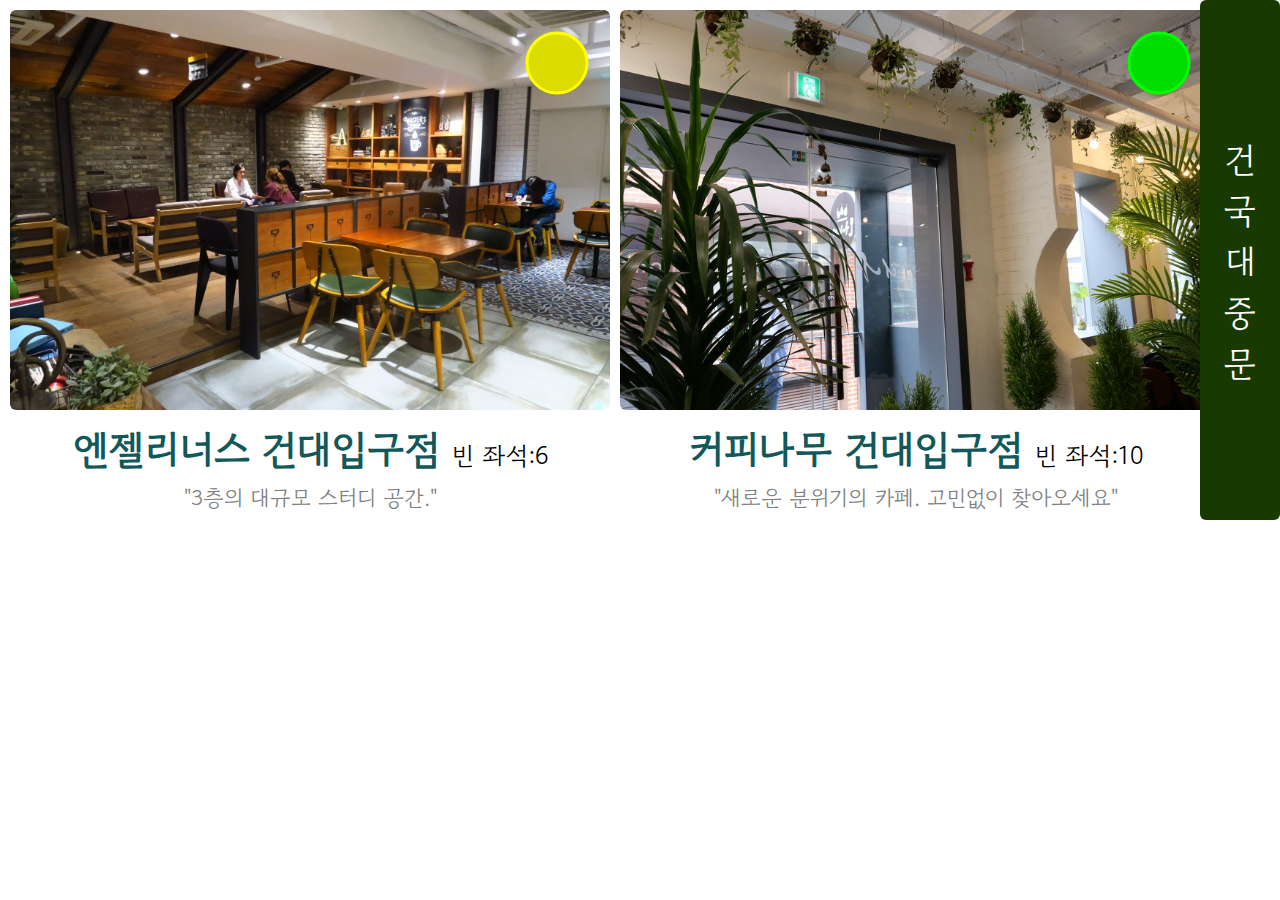
<file: kuMain.1.0.0.html>
<!DOCTYPE html>
<html>
<head>
	<meta charset="utf-8">
	<script src="jquery.js"></script>
	<script type="text/javascript">
		var scroll;

		function startScroll(interval) {
   			scroll = setInterval("autoScroll()", interval);	
		}

		function stopScroll(){
			clearInterval(scroll);
		}

		function autoScroll() {
		    window.scrollBy(2,0); // 10픽셀 위로 스크롤
		}
	</script>

	<link rel="stylesheet" type="text/css" href="townMain.css">

	<style type="text/css">
		#nameTown{
			background-color: rgb(24, 58, 0);
		}
	</style>
</head>
<!-- onload="startScroll(40)" onmouseover="stopScroll()" onmouseout="startScroll(40)" -->

<body style= "overflow-x:auto; overflow-y:hidden">
	
	<div id="nameTown">
		건<br/>국<br/>대<br/>중<br/>문
	</div>

	<div class="container">


    <div class="mainInfo">
			<a href="sub.1.0.0.html" title="엔젤의 세부정보" target="self">
				<img src="./엔젤리너스 건입점/대표 이미지.jfif" alt="엔젤 이미지">
				<div class="Info"><span class="title">엔젤리너스 건대입구점 </span>빈 좌석:6<br/><span class="Ad1">"3층의 대규모 스터디 공간."</span></div>
			</a>
			<svg>
				<circle cx="33" cy="33" r="30" 
				fill="rgb(220,220,0)" stroke="rgb(255,255,0)" stroke-width="3"/>
			</svg>
		</div>

		<div class="mainInfo">
			<a href="sub.1.0.0.html" title="커피나무의 세부정보" target="self">
				<img src="./커피나무 건입점/대표 이미지.PNG" alt="커피나무 대표 이미지">
				<div class="Info"><span class="title">커피나무 건대입구점 </span>빈 좌석:10<br/><span class="Ad1">"새로운 분위기의 카페. 고민없이 찾아오세요"</span></div>
			</a>
			<svg>
				<circle cx="33" cy="33" r="30" 
				fill="rgb(0,220,0)" stroke="rgb(0,255,0)" stroke-width="3"/>
			</svg>
		</div>

		<div id="pointBlock"></div>
	</div>

	<script type="text/javascript">
	</script>
</body>
</html>
</file>
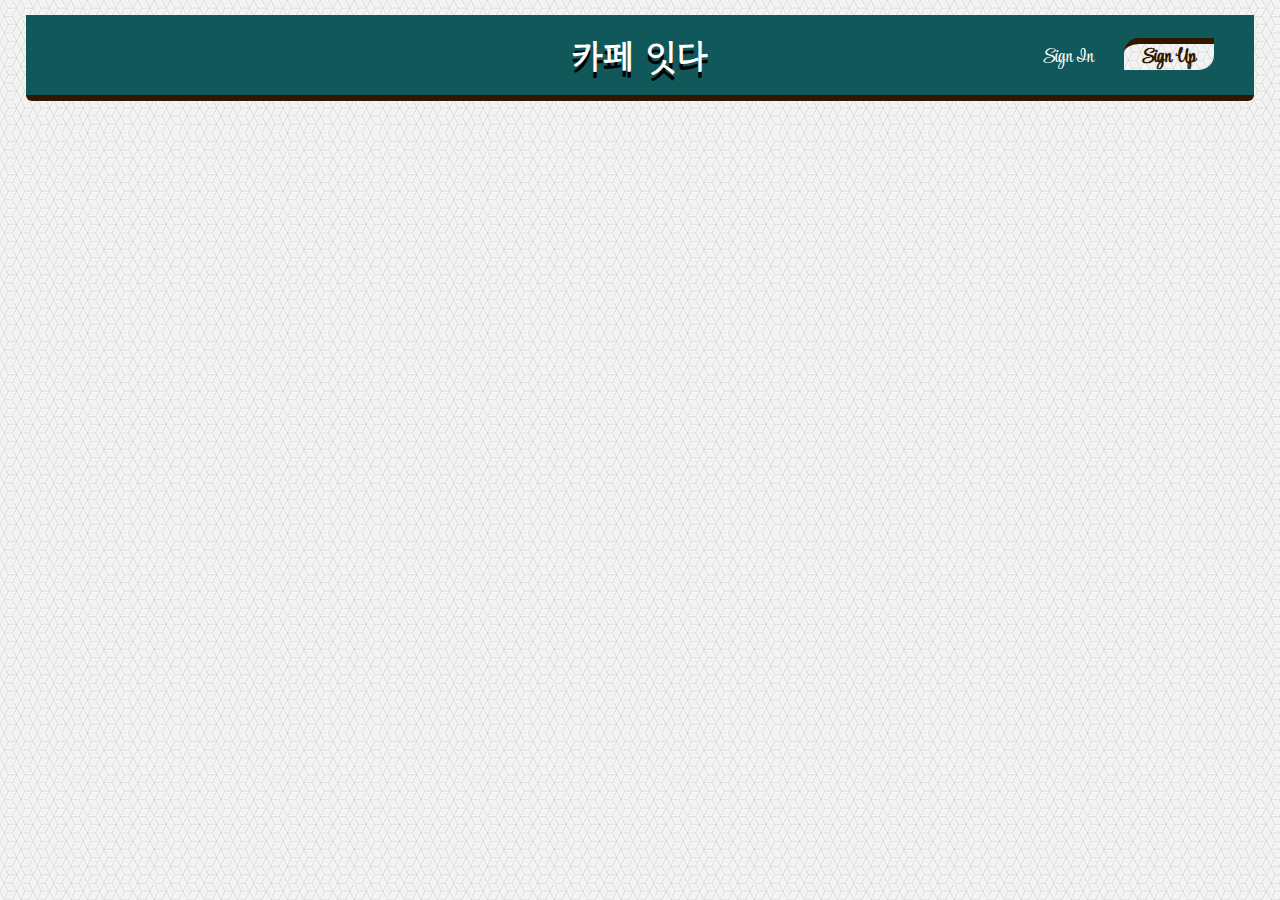
<file: sign up.1.0.0.html>
<!DOCTYPE html>
<html>
  <head>
    <meta name="viewport" content="width=device-width, initial-scale=1.0" />
    <title>카페 잇다</title>
    <link rel="icon" type="image/png" sizes="16x16" href="a_TrT_icon.ico" />
    <link rel="stylesheet" href="./fontello/css/fontello.css" />
    <link rel="stylesheet" type="text/css" href="index.css" />
    <link rel="stylesheet" type="text/css" href="sign up.css" />
    <script src="jquery.js"></script>
  </head>

  <body style="overflow-x: auto; overflow-y: auto">
    <div id="logo">
      <div id="logoLine"></div>
      <a href="index.html" title="카페의 좌석확인을 실시간으로-" target="self">
        <div id="nameLogo">&nbsp;&nbsp;카페 잇다&nbsp;&nbsp;</div>
      </a>
      <a href="sign in.html" title="카페 잇다 sign in" target="self">
        <div id="signIn">Sign In</div>
      </a>
      <div id="signUp">Sign Up</div>
    </div>

    <script>
      var lastScrollTop = 0;
      $(window).scroll(function () {
        var st = $(this).scrollTop();
        if (st > lastScrollTop) {
        } else {
        }
        lastScrollTop = st;
      });
    </script>
  </body>
</html>
</file>
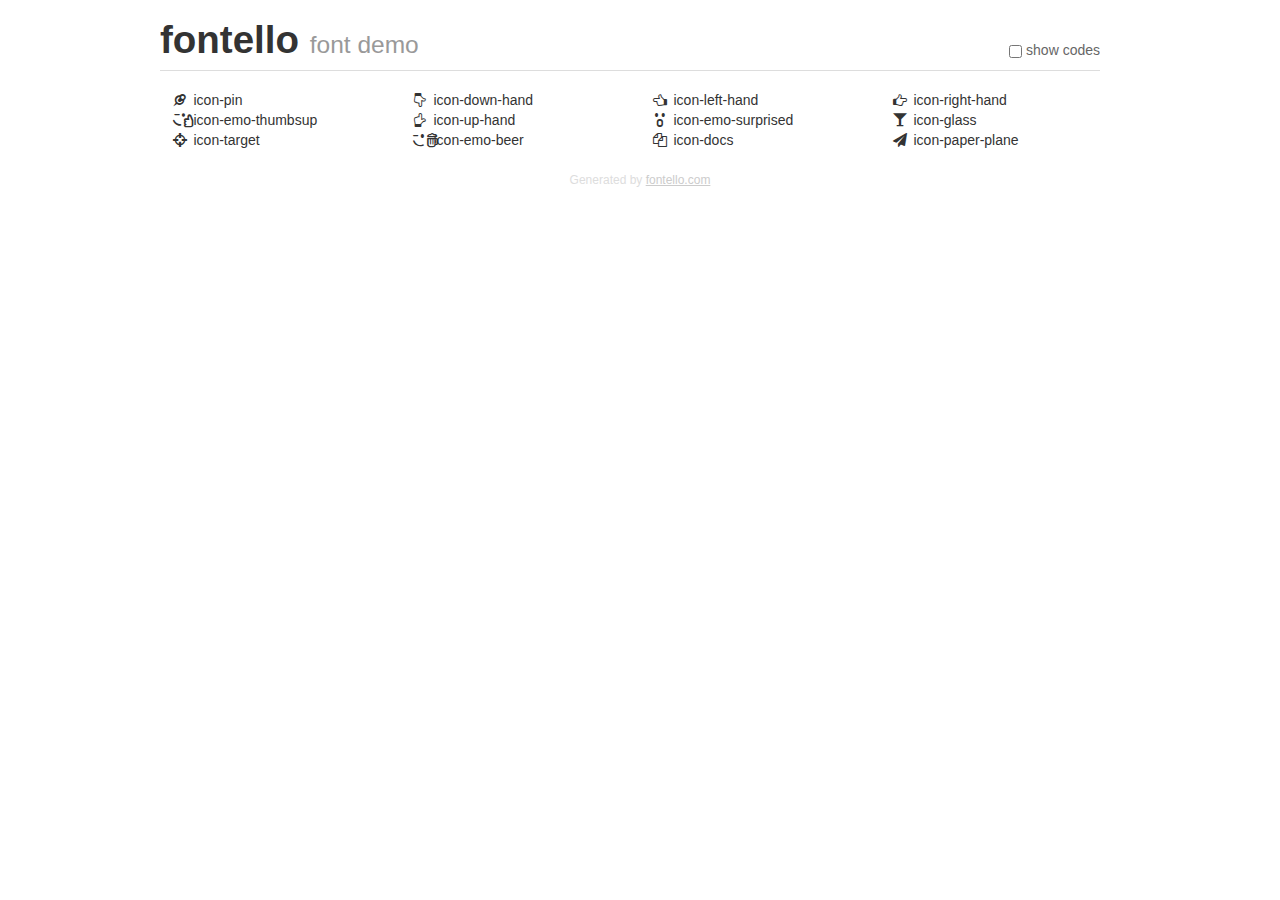
<file: fontello/demo.html>
<!DOCTYPE html>
<html>
  <head>
  <!--[if lt IE 9]><script language="javascript" type="text/javascript" src="//html5shim.googlecode.com/svn/trunk/html5.js"></script><![endif]-->
  <meta charset="UTF-8">
  <style>
    html {
      font-size: 100%;
      -webkit-text-size-adjust: 100%;
      -ms-text-size-adjust: 100%;
    }
    a:focus {
      outline: thin dotted #333;
      outline: 5px auto -webkit-focus-ring-color;
      outline-offset: -2px;
    }
    a:hover,
    a:active {
      outline: 0;
    }
    input {
      margin: 0;
      font-size: 100%;
      vertical-align: middle;
      *overflow: visible;
      line-height: normal;
    }
    input::-moz-focus-inner {
      padding: 0;
      border: 0;
    }
    body {
      margin: 0;
      font-family: "Helvetica Neue", Helvetica, Arial, sans-serif;
      font-size: 14px;
      line-height: 20px;
      color: #333;
      background-color: #fff;
    }
    a {
      color: #08c;
      text-decoration: none;
    }
    a:hover {
      color: #005580;
      text-decoration: underline;
    }
    .row {
      margin-left: -20px;
      *zoom: 1;
    }
    .row:before,
    .row:after {
      display: table;
      content: "";
      line-height: 0;
    }
    .row:after {
      clear: both;
    }
    .span3 {
      float: left;
      min-height: 1px;
      margin-left: 20px;
      width: 220px;
    }
    .container {
      width: 940px;
      margin-right: auto;
      margin-left: auto;
      *zoom: 1;
    }
    .container:before,
    .container:after {
      display: table;
      content: "";
      line-height: 0;
    }
    .container:after {
      clear: both;
    }
    small {
      font-size: 85%;
    }
    h1 {
      margin: 10px 0;
      font-family: inherit;
      font-weight: bold;
      line-height: 20px;
      color: inherit;
      text-rendering: optimizelegibility;
      line-height: 40px;
      font-size: 38.5px;
    }
    h1 small {
      font-weight: normal;
      line-height: 1;
      color: #999;
      font-size: 24.5px;
    }

    body {
      margin-top: 90px;
    }
    .header {
      position: fixed;
      top: 0;
      left: 50%;
      margin-left: -480px;
      background-color: #fff;
      border-bottom: 1px solid #ddd;
      padding-top: 10px;
      z-index: 10;
    }
    .footer {
      color: #ddd;
      font-size: 12px;
      text-align: center;
      margin-top: 20px;
    }
    .footer a {
      color: #ccc;
      text-decoration: underline;
    }
    .the-icons {
      font-size: 14px;
      line-height: 24px;
    }
    .switch {
      position: absolute;
      right: 0;
      bottom: 10px;
      color: #666;
    }
    .switch input {
      margin-right: 0.3em;
    }
    .codesOn .i-name {
      display: none;
    }
    .codesOn .i-code {
      display: inline;
    }
    .i-code {
      display: none;
    }
    @font-face {
      font-family: 'fontello';
      src: url('./font/fontello.eot?31810214');
      src: url('./font/fontello.eot?31810214#iefix') format('embedded-opentype'),
           url('./font/fontello.woff?31810214') format('woff'),
           url('./font/fontello.ttf?31810214') format('truetype'),
           url('./font/fontello.svg?31810214#fontello') format('svg');
      font-weight: normal;
      font-style: normal;
    }
    .demo-icon {
      font-family: "fontello";
      font-style: normal;
      font-weight: normal;
      speak: never;
     
      display: inline-block;
      text-decoration: inherit;
      width: 1em;
      margin-right: .2em;
      text-align: center;
      /* opacity: .8; */
     
      /* For safety - reset parent styles, that can break glyph codes*/
      font-variant: normal;
      text-transform: none;
     
      /* fix buttons height, for twitter bootstrap */
      line-height: 1em;
     
      /* Animation center compensation - margins should be symmetric */
      /* remove if not needed */
      margin-left: .2em;
     
      /* You can be more comfortable with increased icons size */
      /* font-size: 120%; */
     
      /* Font smoothing. That was taken from TWBS */
      -webkit-font-smoothing: antialiased;
      -moz-osx-font-smoothing: grayscale;
     
      /* Uncomment for 3D effect */
      /* text-shadow: 1px 1px 1px rgba(127, 127, 127, 0.3); */
    }
    </style>
    <link rel="stylesheet" href="css/animation.css"><!--[if IE 7]><link rel="stylesheet" href="css/" + font.fontname + "-ie7.css"><![endif]-->
    <script>
      function toggleCodes(on) {
        var obj = document.getElementById('icons');
      
        if (on) {
          obj.className += ' codesOn';
        } else {
          obj.className = obj.className.replace(' codesOn', '');
        }
      }
    </script>
  </head>
  <body>
    <div class="container header">
      <h1>fontello <small>font demo</small></h1>
      <label class="switch">
        <input type="checkbox" onclick="toggleCodes(this.checked)">show codes
      </label>
    </div>
    <div class="container" id="icons">
      <div class="row">
        <div class="span3" title="Code: 0xe800">
          <i class="demo-icon icon-pin">&#xe800;</i> <span class="i-name">icon-pin</span><span class="i-code">0xe800</span>
        </div>
        <div class="span3" title="Code: 0xe801">
          <i class="demo-icon icon-down-hand">&#xe801;</i> <span class="i-name">icon-down-hand</span><span class="i-code">0xe801</span>
        </div>
        <div class="span3" title="Code: 0xe802">
          <i class="demo-icon icon-left-hand">&#xe802;</i> <span class="i-name">icon-left-hand</span><span class="i-code">0xe802</span>
        </div>
        <div class="span3" title="Code: 0xe803">
          <i class="demo-icon icon-right-hand">&#xe803;</i> <span class="i-name">icon-right-hand</span><span class="i-code">0xe803</span>
        </div>
      </div>
      <div class="row">
        <div class="span3" title="Code: 0xe804">
          <i class="demo-icon icon-emo-thumbsup">&#xe804;</i> <span class="i-name">icon-emo-thumbsup</span><span class="i-code">0xe804</span>
        </div>
        <div class="span3" title="Code: 0xe805">
          <i class="demo-icon icon-up-hand">&#xe805;</i> <span class="i-name">icon-up-hand</span><span class="i-code">0xe805</span>
        </div>
        <div class="span3" title="Code: 0xe806">
          <i class="demo-icon icon-emo-surprised">&#xe806;</i> <span class="i-name">icon-emo-surprised</span><span class="i-code">0xe806</span>
        </div>
        <div class="span3" title="Code: 0xe807">
          <i class="demo-icon icon-glass">&#xe807;</i> <span class="i-name">icon-glass</span><span class="i-code">0xe807</span>
        </div>
      </div>
      <div class="row">
        <div class="span3" title="Code: 0xe808">
          <i class="demo-icon icon-target">&#xe808;</i> <span class="i-name">icon-target</span><span class="i-code">0xe808</span>
        </div>
        <div class="span3" title="Code: 0xe80b">
          <i class="demo-icon icon-emo-beer">&#xe80b;</i> <span class="i-name">icon-emo-beer</span><span class="i-code">0xe80b</span>
        </div>
        <div class="span3" title="Code: 0xf0c5">
          <i class="demo-icon icon-docs">&#xf0c5;</i> <span class="i-name">icon-docs</span><span class="i-code">0xf0c5</span>
        </div>
        <div class="span3" title="Code: 0xf1d8">
          <i class="demo-icon icon-paper-plane">&#xf1d8;</i> <span class="i-name">icon-paper-plane</span><span class="i-code">0xf1d8</span>
        </div>
      </div>
    <div class="container footer">Generated by <a href="https://fontello.com">fontello.com</a></div>
  </body>
</html>
</file>
<file: townMain.css>
@import url('https://fonts.googleapis.com/css2?family=Gowun+Dodum&display=swap');
		
		*{
			font-family: 'Gowun Dodum', sans-serif;
			text-align: center;
			margin: 0px;
			border-radius: 6px;
		}

		body{
		}

		::-webkit-scrollbar { 
			width: 10px;
			height: 10px;
		 }
		 
		 ::-webkit-scrollbar-thumb { 
			background-color: rgba(150,150,150,1.0);
			border-radius: 3px;
			background-clip: padding-box;
			border: 2px solid transparent;
		 } 
		 
		 ::-webkit-scrollbar-track { 
			display: none;
		 }

		#nameTown{

			display: flex;
      align-items: center;
      justify-content: center;

			color: white;

			position: fixed;
			z-index: 10;

			height: 520px;
			width: 80px;

			top: 0x;
			right: 0px;

			font-size: 35px;
		}
		
		.container{
			display: flex;

			position: absolute;

			top: 10px;
			left: 0px ;
		}

		img{
			background-color: white;
			height: 400px;
		}

		.mainInfo{
			position: relative;
			height: 500px;
			margin-left: 10px;
		}

		#pointBlock{
			position: relative;
			height: 500px;
			width: 90px;
		}

		.Info{
			background-color: white;
			width: 500px;

			position: absolute;

			color: black;
			font-size: 25px;

			left:0px;
			top:410px;

			width: 100%;
			height: 90px;
		}

		.title{
			font-size: 40px;
			font-weight: bold;
			color: rgba(17,88,90,1.0);
		}

		.Ad1{
			font-size: 22px;
			color: gray;
		}

		svg{
			position: absolute;
			top: 20px;
			right: 20px;

			width: 66px;
			height: 66px;

			z-index: 3;
		}			
		

/* 
		#seatCondition{
			background: rgb(157,0,0);
			background: radial-gradient(circle, rgba(157,0,0,1) 44%, rgba(255,3,3,1) 50%, rgba(0,0,0,0) 50%);		

			position: absolute;
			top: 20px;
			right: 20px;

			width: 100px;
			height: 100px;

			z-index: 3;
		} */
</file>
<file: fontello/css/fontello.css>
@font-face {
  font-family: 'fontello';
  src: url('../font/fontello.eot?63618500');
  src: url('../font/fontello.eot?63618500#iefix') format('embedded-opentype'),
       url('../font/fontello.woff2?63618500') format('woff2'),
       url('../font/fontello.woff?63618500') format('woff'),
       url('../font/fontello.ttf?63618500') format('truetype'),
       url('../font/fontello.svg?63618500#fontello') format('svg');
  font-weight: normal;
  font-style: normal;
}
/* Chrome hack: SVG is rendered more smooth in Windozze. 100% magic, uncomment if you need it. */
/* Note, that will break hinting! In other OS-es font will be not as sharp as it could be */
/*
@media screen and (-webkit-min-device-pixel-ratio:0) {
  @font-face {
    font-family: 'fontello';
    src: url('../font/fontello.svg?63618500#fontello') format('svg');
  }
}
*/
[class^="icon-"]:before, [class*=" icon-"]:before {
  font-family: "fontello";
  font-style: normal;
  font-weight: normal;
  speak: never;

  display: inline-block;
  text-decoration: inherit;
  width: 1em;
  margin-right: .2em;
  text-align: center;
  /* opacity: .8; */

  /* For safety - reset parent styles, that can break glyph codes*/
  font-variant: normal;
  text-transform: none;

  /* fix buttons height, for twitter bootstrap */
  line-height: 1em;

  /* Animation center compensation - margins should be symmetric */
  /* remove if not needed */
  margin-left: .2em;

  /* you can be more comfortable with increased icons size */
  /* font-size: 120%; */

  /* Font smoothing. That was taken from TWBS */
  -webkit-font-smoothing: antialiased;
  -moz-osx-font-smoothing: grayscale;

  /* Uncomment for 3D effect */
  /* text-shadow: 1px 1px 1px rgba(127, 127, 127, 0.3); */
}

.icon-pin:before { content: '\e800'; } /* '' */
.icon-down-hand:before { content: '\e801'; } /* '' */
.icon-left-hand:before { content: '\e802'; } /* '' */
.icon-right-hand:before { content: '\e803'; } /* '' */
.icon-emo-thumbsup:before { content: '\e804'; } /* '' */
.icon-up-hand:before { content: '\e805'; } /* '' */
.icon-emo-surprised:before { content: '\e806'; } /* '' */
.icon-glass:before { content: '\e807'; } /* '' */
.icon-target:before { content: '\e808'; } /* '' */
.icon-emo-beer:before { content: '\e80b'; } /* '' */
.icon-docs:before { content: '\f0c5'; } /* '' */
.icon-paper-plane:before { content: '\f1d8'; } /* '' */
</file>
<file: index.css>
@import url('https://fonts.googleapis.com/css2?family=Gowun+Dodum&display=swap');
@import url('https://fonts.googleapis.com/css2?family=Anton&display=swap');
@import url('https://fonts.googleapis.com/css2?family=Style+Script&display=swap');

*{
 --a: 100%;
}

body{
 background-color: white;

 margin: 0px;

 font-family: "Gowun Dodum", sans-serif;
}

::-webkit-scrollbar { 
 width: 10px;
 height: 10px;
}

::-webkit-scrollbar-thumb { 
 background-color: rgba(150,150,150,1.0);
 border-radius: 3px;
 background-clip: padding-box;
 border: 2px solid transparent;
} 

::-webkit-scrollbar-track { 
 display: none;
}

#mainAD{
 background-image: url("./배경/AD1.jpg");

 position: fixed;
 z-index: -1;

 width: var(--a);
 height: 1290px;

 top: 0px;
 left: 0px;
}

#scriptAD1{
 position: absolute;
 z-index: -1;

 width: 100%;

 top: 280px;

 text-align: center;
 color: black;
 font-size: 30px;
}

#search{
   background-color: white;

   position: absolute;
   z-index: -1;

   top: 383px;
   left: 50%;
   transform: translateX(-50%);

   width: 450px;
   height: 50px;

   border-top-left-radius: 15px;
   border-bottom-right-radius: 15px;
   border: 0px;
   border-bottom: 5px solid rgb(49, 23, 0);
   outline: 0px;

   font-size: 20px;
   color: gray;

   display: flex;
   align-items: center;
   justify-content: center;
}

#search:hover{
   transition: all ease 0.3s 0s;
   top: 388px;
   border-bottom: 0px solid rgb(57, 32, 11);
}

#search1:focus{
   background-color: white;
   color: black;
   font-size: 17px;
   font-family: "Gowun Dodum", sans-serif;
}

#search1{
   position: absolute;

   width: 410px;
   height: 30px;

   border: 0px;
   outline: 0px;
   background-color: rgba(0, 0, 0,0.0);

   color: rgba(0, 0, 0,0.0);
}

#logo{
 background-color: rgba(17,88,90,1.0);

 position: fixed;
 z-index: 1;

display: flex;
align-items: center;
justify-content: center;

 height: 80px;
 width: 96%;

 left: 2%;
 top : 15px;
 
 border-bottom: 6px solid rgb(49, 23, 0);

 border-bottom-left-radius: 6px;
 border-bottom-right-radius: 6px;
}

a { text-decoration:none !important } 
a:hover { text-decoration:none !important }

#nameLogo{
   z-index: 2;
   background-color: rgba(17,88,90,1.0);

   color: white;
   font-size: 35px;

   text-shadow: 0 6px black;

   font-weight: bold;
}

#signIn{

   font-family: 'Style Script', sans-serif;

   background-color: rgba(17,88,90,1.0);
   z-index: 2;

   position: absolute;

   right: 160px;
   top: 53%;
   transform: translateY(-50%);

   color: white;
   font-size: 20px;

   display: flex;
   align-items: center;
   justify-content: center;
}

#signUp{

   font-family: 'Style Script', sans-serif;

   background: url("./배경/AD2.PNG");
   z-index: 2;

   position: absolute;

   right: 40px;
   top: 49%;
   transform: translateY(-50%);

   height: 32px;
   width: 90px;

   border-top-left-radius: 15px;
   border-bottom-right-radius: 15px;
   box-sizing : border-box;
   border-top: 6px solid rgb(49, 23, 0);
   font-weight: bold;

   color: rgb(49, 23, 0)   ;
   font-size: 20px;

   display: flex;
   align-items: center;
   justify-content: center;
}

#title1{
   z-index: 1;
   background-color: white;
   
   display: flex;
   justify-content: center;
   
   position: absolute;
   
   left: 2%;
   top: 660px;
   
   width: 96%;
   height: 60px;
   
   border-top-right-radius: 10px;
   border-top-left-radius: 10px;
}
   
#title11{
   position: relative;
   top: 10px;

   font-size: 30px;
   color: black;
   font-weight: bold;
}
   
#seatBlock{
background-color: white;
z-index: 1;

position: absolute;

left: 2%;
top: 710px;

width: 96%;
height: 1000px;
}

.container{
z-index: 1;
 display: flex;
 flex-direction: column;

 position: absolute;

 top : 805px;
 right: 5%;

 width: 90%;

 margin-bottom: 0px;
 margin-top: 0px;
}

#town{
   -moz-transform: scale(0.8, 0.8);
   -webkit-transform: scale(0.8, 0.8); 
   -o-transform: scale(0.8, 0.8); 
	-ms-transform: scale(0.8, 0.8); 
	transform: scale(0.8, 0.8); 

	-moz-transform-origin: top left;
	-webkit-transform-origin: top left; 
	-o-transform-origin: top left; 
	-ms-transform-origin: top left; 
	transform-origin: top left;

   width: 125%;
   height: 530px;

   margin-top: -80px;
}

@media (max-width:710px) and (min-width:427px){
   #logo{
      justify-content:left;
   }
}

@media (max-width:426px){
   body{
      background: url("./배경/배경2.png");
   }

   #mainAD{
      background: url("./배경/배경2.png");
      position: absolute;
   }
     
   #scriptAD1{
      color: black;
      top: 100px;
      font-size: 16px;
   }
     
   #search{  
      top: 155px;
     
      width: 230px;
      height: 30px;
     
      border-top-left-radius: 12px;
      border-bottom-right-radius: 12px;
     
      font-size: 14px;
   }
     
   #search:hover{
      background-color: gray;
      color: white;
   }
     
   #logo{
		position: absolute;
			 
		height: 55px;
		width: 100%;
			 
		left: 0px;
		top : 0px;
				
		border-bottom: 0px;
		border-radius: 0px;
	}
			 
	#nameLogo{
		font-size: 20px;
		text-shadow: 0 3px black;
	}
			 
	#signIn{
		right: 85px;

		font-size: 16px;
			 
		text-shadow: 0 2px black;
	}
			 
	#signUp{
		background: white;
      color: rgba(17,88,90,1.0);

		right: 16px;
      top: 53%;
			 
		height: 27px;
		width: 60px;
			 
		border-top-left-radius: 12px;
		border-bottom-right-radius: 12px;
		border: 0px;
		border-bottom: 3px solid black;

		font-size: 16px;
	}

   #title1{
      top: 235px;
      height: 40px;
   }
      
   #title11{
      top: 8px;
      font-size: 20px;
   }
      
   #seatBlock{
      top: 275px;
   }
   
   .container{
      z-index: 10;
      top : 535px;
   }
   
   #town{
      -moz-transform: scale(0.5, 0.5);
      -webkit-transform: scale(0.5, 0.5); 
      -o-transform: scale(0.5, 0.5); 
      -ms-transform: scale(0.5, 0.5); 
      transform: scale(0.5, 0.5); 
   
      width: 200%;

      margin-top: -260px;
   }
}
</file>
<file: sign up.css>
body{
  background: url("./배경/배경2.png");
}

#signUp{
  background: url("./배경/배경2.png");
}
</file>
<file: fontello/css/animation.css>
/*
   Animation example, for spinners
*/
.animate-spin {
  -moz-animation: spin 2s infinite linear;
  -o-animation: spin 2s infinite linear;
  -webkit-animation: spin 2s infinite linear;
  animation: spin 2s infinite linear;
  display: inline-block;
}
@-moz-keyframes spin {
  0% {
    -moz-transform: rotate(0deg);
    -o-transform: rotate(0deg);
    -webkit-transform: rotate(0deg);
    transform: rotate(0deg);
  }

  100% {
    -moz-transform: rotate(359deg);
    -o-transform: rotate(359deg);
    -webkit-transform: rotate(359deg);
    transform: rotate(359deg);
  }
}
@-webkit-keyframes spin {
  0% {
    -moz-transform: rotate(0deg);
    -o-transform: rotate(0deg);
    -webkit-transform: rotate(0deg);
    transform: rotate(0deg);
  }

  100% {
    -moz-transform: rotate(359deg);
    -o-transform: rotate(359deg);
    -webkit-transform: rotate(359deg);
    transform: rotate(359deg);
  }
}
@-o-keyframes spin {
  0% {
    -moz-transform: rotate(0deg);
    -o-transform: rotate(0deg);
    -webkit-transform: rotate(0deg);
    transform: rotate(0deg);
  }

  100% {
    -moz-transform: rotate(359deg);
    -o-transform: rotate(359deg);
    -webkit-transform: rotate(359deg);
    transform: rotate(359deg);
  }
}
@-ms-keyframes spin {
  0% {
    -moz-transform: rotate(0deg);
    -o-transform: rotate(0deg);
    -webkit-transform: rotate(0deg);
    transform: rotate(0deg);
  }

  100% {
    -moz-transform: rotate(359deg);
    -o-transform: rotate(359deg);
    -webkit-transform: rotate(359deg);
    transform: rotate(359deg);
  }
}
@keyframes spin {
  0% {
    -moz-transform: rotate(0deg);
    -o-transform: rotate(0deg);
    -webkit-transform: rotate(0deg);
    transform: rotate(0deg);
  }

  100% {
    -moz-transform: rotate(359deg);
    -o-transform: rotate(359deg);
    -webkit-transform: rotate(359deg);
    transform: rotate(359deg);
  }
}
</file>
